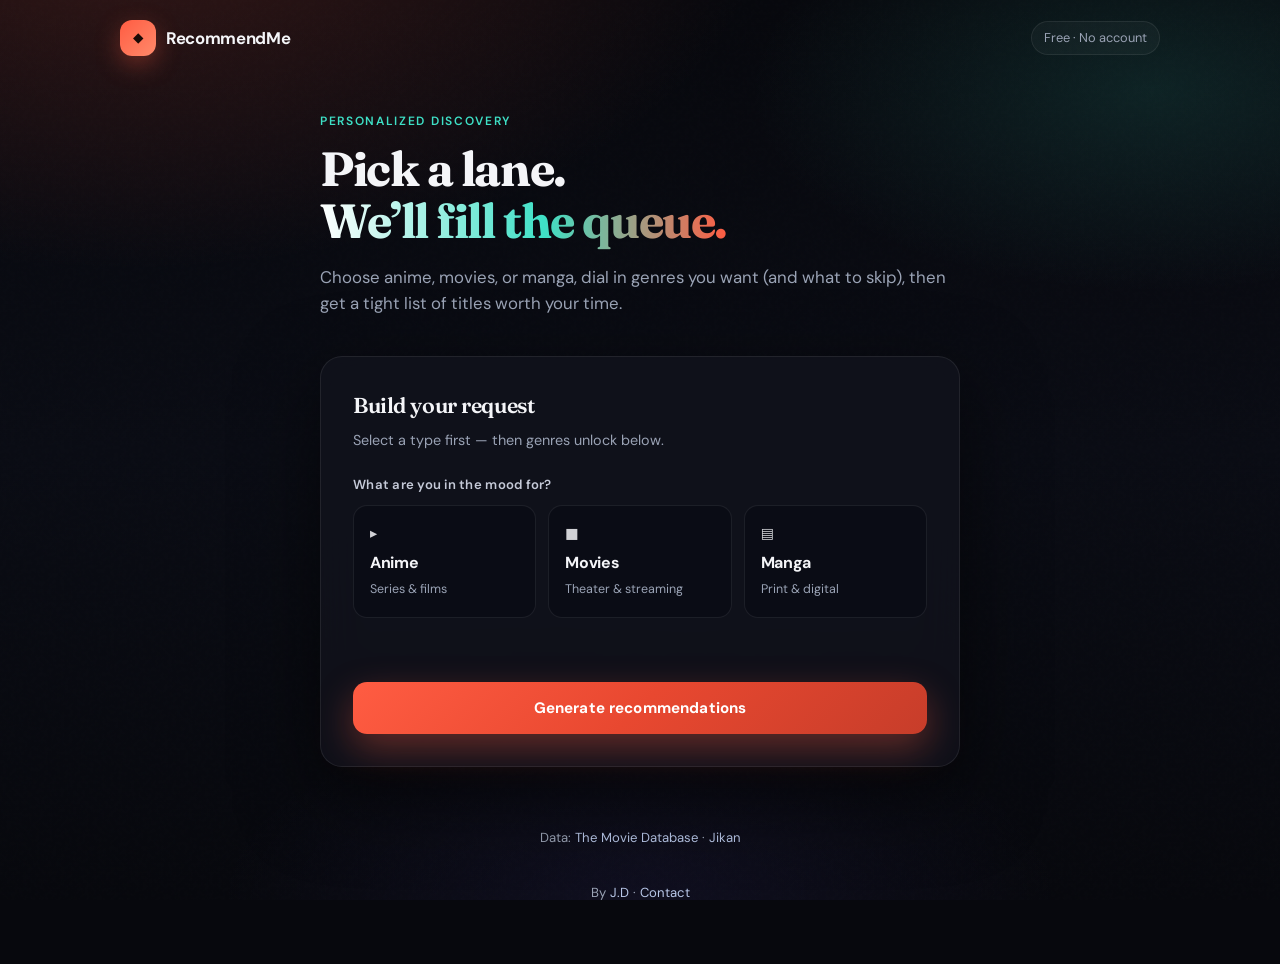
<file: index.html>
<!DOCTYPE html>
<html lang="en">
  <head>
    <meta charset="UTF-8" />
    <meta name="viewport" content="width=device-width, initial-scale=1.0" />
    <meta
      name="description"
      content="Discover anime, movies, and manga tailored to your taste — smart genre filters powered by Jikan and The Movie Database."
    />
    <title>RecommendMe — Your next watch, read, or binge</title>
    <link rel="icon" type="image/svg+xml" href="favicon.svg" />
    <link rel="stylesheet" href="style.css" />
  </head>
  <body>
    <div
      id="loadingOverlay"
      class="loading-overlay"
      aria-hidden="true"
      role="status"
    >
      <div class="loading-panel">
        <div class="loading-visual" aria-hidden="true">
          <span class="loading-ring"></span>
          <span class="loading-ring loading-ring--delayed"></span>
          <span class="loading-core"></span>
        </div>
        <p class="loading-title" id="loadingTitle">Finding recommendations</p>
        <p class="loading-sub" id="loadingMessage">
          Querying catalogs and matching genres…
        </p>
        <div class="loading-bar" aria-hidden="true">
          <span class="loading-bar-fill"></span>
        </div>
      </div>
    </div>

    <a class="skip-link" href="#main">Skip to form</a>

    <div class="bg-mesh" aria-hidden="true"></div>
    <div class="bg-grain" aria-hidden="true"></div>

    <header class="site-header">
      <div class="site-header__inner">
        <a class="brand" href="#" aria-label="RecommendMe home">
          <span class="brand__mark">◆</span>
          <span class="brand__text">RecommendMe</span>
        </a>
        <span class="site-header__tag">Free · No account</span>
      </div>
    </header>

    <main id="main" class="main">
      <section class="hero">
        <p class="hero__eyebrow">Personalized discovery</p>
        <h1 class="hero__title">
          Pick a lane.<br />
          <span class="hero__title-accent">We’ll fill the queue.</span>
        </h1>
        <p class="hero__lead">
          Choose anime, movies, or manga, dial in genres you want (and what to
          skip), then get a tight list of titles worth your time.
        </p>
      </section>

      <section class="panel" aria-labelledby="builder-heading">
        <div class="panel__head">
          <h2 id="builder-heading" class="panel__title">Build your request</h2>
          <p class="panel__hint">
            Select a type first — then genres unlock below.
          </p>
        </div>

        <div class="field">
          <span class="field__label" id="type-label">What are you in the mood for?</span>
          <div
            class="type-grid"
            role="group"
            aria-labelledby="type-label"
          >
            <button
              type="button"
              class="type-card"
              data-type-value="anime"
              aria-pressed="false"
            >
              <span class="type-card__icon" aria-hidden="true">▸</span>
              <span class="type-card__name">Anime</span>
              <span class="type-card__desc">Series &amp; films</span>
            </button>
            <button
              type="button"
              class="type-card"
              data-type-value="movie"
              aria-pressed="false"
            >
              <span class="type-card__icon" aria-hidden="true">■</span>
              <span class="type-card__name">Movies</span>
              <span class="type-card__desc">Theater &amp; streaming</span>
            </button>
            <button
              type="button"
              class="type-card"
              data-type-value="manga"
              aria-pressed="false"
            >
              <span class="type-card__icon" aria-hidden="true">▤</span>
              <span class="type-card__name">Manga</span>
              <span class="type-card__desc">Print &amp; digital</span>
            </button>
          </div>
          <label class="visually-hidden" for="entertainment-type"
            >Type of entertainment</label
          >
          <select
            id="entertainment-type"
            class="visually-hidden"
            onchange="updateSelections()"
          >
            <option value="" selected disabled>Select type</option>
            <option value="anime">Anime</option>
            <option value="movie">Movie</option>
            <option value="manga">Manga</option>
          </select>
        </div>

        <div class="dropdown-container">
          <div id="genre-section" class="dropdown field hidden">
            <label class="field__label" for="genre-dropdown">Genres to include</label>
            <div
              id="genre-dropdown"
              class="dropdown-toggle"
              role="button"
              tabindex="0"
              aria-expanded="false"
              aria-haspopup="listbox"
            >
              Select genres
            </div>
            <div class="dropdown-content" id="genres-container"></div>
          </div>

          <div id="exclude-genre-section" class="dropdown field hidden">
            <label class="field__label" for="exclude-genre-dropdown"
              >Genres to avoid</label
            >
            <div
              id="exclude-genre-dropdown"
              class="dropdown-toggle disabled"
              role="button"
              tabindex="0"
              aria-expanded="false"
            >
              Exclude genres
            </div>
            <div class="dropdown-content" id="exclude-genres-container"></div>
          </div>
        </div>

        <div class="grid-controls">
          <div class="form-group hidden field" id="year-range-section">
            <label class="field__label" for="year-range">Year range</label>
            <select id="year-range">
              <option value="">Any year</option>
              <option value="2000-2005">2000 – 2005</option>
              <option value="2006-2010">2006 – 2010</option>
              <option value="2011-2015">2011 – 2015</option>
              <option value="2016-2020">2016 – 2020</option>
              <option value="2021-2025">2021 – 2025</option>
            </select>
          </div>

          <div class="form-group hidden field" id="recommendation-count-section">
            <label class="field__label" for="recommendation-count"
              >How many picks?</label
            >
            <input
              class="form-control"
              name="quantity"
              id="recommendation-count"
              type="number"
              min="4"
              max="8"
              value="4"
              inputmode="numeric"
            />
            <span class="helper-text">Between 4 and 8 results.</span>
          </div>
        </div>

        <div class="button-container">
          <button
            type="button"
            id="generate-btn"
            class="btn btn--primary btn--full"
            onclick="generateRecommendation()"
            hidden
          >
            Generate recommendations
          </button>
        </div>
      </section>

      <footer class="site-footer">
        <p>
          Data:
          <a
            href="https://www.themoviedb.org/"
            target="_blank"
            rel="noopener noreferrer"
            >The Movie Database</a
          >
          ·
          <a
            href="https://jikan.moe/"
            target="_blank"
            rel="noopener noreferrer"
            >Jikan</a
          >
        </p>
        <p>
          By
          <a
            href="https://github.com/Arnav-Pratap"
            target="_blank"
            rel="noopener noreferrer"
            >J.D</a
          >
          ·
          <a href="mailto:jamesdionisio288@gmail.com">Contact</a>
        </p>
      </footer>
    </main>

    <script src="script.js"></script>
  </body>
</html>
</file>
<file: style.css>
@import url("https://fonts.googleapis.com/css2?family=DM+Sans:ital,opsz,wght@0,9..40,400;0,9..40,500;0,9..40,600;0,9..40,700;1,9..40,400&family=Fraunces:ital,opsz,wght@0,9..144,600;0,9..144,700;1,9..144,600&display=swap");

*,
*::before,
*::after {
  box-sizing: border-box;
}

:root {
  --bg-deep: #07080d;
  --bg-elevated: rgba(18, 20, 30, 0.72);
  --bg-input: rgba(10, 12, 22, 0.92);
  --stroke: rgba(255, 255, 255, 0.08);
  --stroke-strong: rgba(255, 255, 255, 0.14);
  --text: #f4f5f8;
  --muted: #9aa3b5;
  --accent: #ff5c42;
  --accent-soft: rgba(255, 92, 66, 0.18);
  --accent-2: #3ee0c6;
  --accent-2-soft: rgba(62, 224, 198, 0.14);
  --shadow-lg: 0 28px 80px rgba(0, 0, 0, 0.55);
  --radius-lg: 22px;
  --radius-md: 14px;
  --radius-sm: 10px;
  --font-sans: "DM Sans", system-ui, sans-serif;
  --font-display: "Fraunces", Georgia, serif;
}

html {
  scroll-behavior: smooth;
}

@media (prefers-reduced-motion: reduce) {
  html {
    scroll-behavior: auto;
  }
  *,
  *::before,
  *::after {
    animation-duration: 0.01ms !important;
    animation-iteration-count: 1 !important;
    transition-duration: 0.01ms !important;
  }
}

body {
  margin: 0;
  min-height: 100vh;
  font-family: var(--font-sans);
  font-size: 1rem;
  line-height: 1.55;
  color: var(--text);
  background-color: var(--bg-deep);
  position: relative;
  overflow-x: hidden;
}

.bg-mesh {
  position: fixed;
  inset: 0;
  z-index: -2;
  background:
    radial-gradient(ellipse 100% 80% at 10% -10%, rgba(255, 92, 66, 0.19), transparent 50%),
    radial-gradient(ellipse 70% 50% at 90% 10%, rgba(62, 224, 198, 0.12), transparent 45%),
    radial-gradient(ellipse 60% 40% at 50% 100%, rgba(120, 100, 255, 0.08), transparent 55%),
    linear-gradient(180deg, #07080d 0%, #0a0c14 50%, #07080d 100%);
}

.bg-grain {
  position: fixed;
  inset: 0;
  z-index: -1;
  opacity: 0.35;
  pointer-events: none;
  background-image: url("data:image/svg+xml,%3Csvg viewBox='0 0 256 256' xmlns='http://www.w3.org/2000/svg'%3E%3Cfilter id='n'%3E%3CfeTurbulence type='fractalNoise' baseFrequency='0.85' numOctaves='4' stitchTiles='stitch'/%3E%3C/filter%3E%3Crect width='100%25' height='100%25' filter='url(%23n)' opacity='0.04'/%3E%3C/svg%3E");
}

.skip-link {
  position: absolute;
  left: -9999px;
  top: auto;
  width: 1px;
  height: 1px;
  overflow: hidden;
}

.skip-link:focus {
  left: 16px;
  top: 16px;
  width: auto;
  height: auto;
  padding: 10px 14px;
  background: var(--text);
  color: var(--bg-deep);
  border-radius: 8px;
  z-index: 2000;
}

.visually-hidden {
  position: absolute;
  width: 1px;
  height: 1px;
  padding: 0;
  margin: -1px;
  overflow: hidden;
  clip: rect(0, 0, 0, 0);
  white-space: nowrap;
  border: 0;
}

/* Header */
.site-header {
  padding: 20px clamp(16px, 4vw, 40px) 0;
}

.site-header__inner {
  max-width: 1040px;
  margin: 0 auto;
  display: flex;
  align-items: center;
  justify-content: space-between;
  gap: 16px;
}

.brand {
  display: inline-flex;
  align-items: center;
  gap: 10px;
  text-decoration: none;
  color: var(--text);
  font-weight: 700;
  font-size: 1.05rem;
  letter-spacing: -0.02em;
}

.brand__mark {
  display: inline-flex;
  align-items: center;
  justify-content: center;
  width: 36px;
  height: 36px;
  border-radius: 12px;
  background: linear-gradient(135deg, var(--accent) 0%, #ff8a6b 100%);
  color: #1a0a06;
  font-size: 0.85rem;
  box-shadow: 0 8px 24px rgba(255, 92, 66, 0.35);
}

.site-header__tag {
  font-size: 0.8rem;
  color: var(--muted);
  padding: 6px 12px;
  border-radius: 999px;
  border: 1px solid var(--stroke);
  background: rgba(255, 255, 255, 0.03);
}

/* Main layout */
.main {
  max-width: 720px;
  margin: 0 auto;
  padding: clamp(28px, 6vw, 56px) clamp(16px, 4vw, 40px) 48px;
  display: flex;
  flex-direction: column;
  gap: clamp(28px, 5vw, 40px);
}

/* Hero */
.hero__eyebrow {
  font-size: 0.75rem;
  font-weight: 600;
  letter-spacing: 0.14em;
  text-transform: uppercase;
  color: var(--accent-2);
  margin: 0 0 12px;
}

.hero__title {
  font-family: var(--font-display);
  font-size: clamp(2rem, 6vw, 3rem);
  font-weight: 700;
  line-height: 1.1;
  letter-spacing: -0.03em;
  margin: 0 0 16px;
}

.hero__title-accent {
  background: linear-gradient(90deg, #fff 0%, var(--accent-2) 55%, var(--accent) 100%);
  -webkit-background-clip: text;
  background-clip: text;
  -webkit-text-fill-color: transparent;
}

.hero__lead {
  margin: 0;
  color: var(--muted);
  font-size: 1.05rem;
  max-width: 38em;
}

/* Panel */
.panel {
  padding: clamp(22px, 4vw, 32px);
  border-radius: var(--radius-lg);
  border: 1px solid var(--stroke);
  background: var(--bg-elevated);
  backdrop-filter: blur(20px);
  -webkit-backdrop-filter: blur(20px);
  box-shadow: var(--shadow-lg);
}

.panel__head {
  margin-bottom: 24px;
}

.panel__title {
  font-family: var(--font-display);
  font-size: 1.35rem;
  font-weight: 600;
  margin: 0 0 6px;
  letter-spacing: -0.02em;
}

.panel__hint {
  margin: 0;
  font-size: 0.9rem;
  color: var(--muted);
}

.field {
  display: flex;
  flex-direction: column;
  gap: 10px;
}

.field__label {
  font-size: 0.82rem;
  font-weight: 600;
  color: #c5cad8;
  letter-spacing: 0.02em;
}

/* Type cards */
.type-grid {
  display: grid;
  grid-template-columns: repeat(3, 1fr);
  gap: 12px;
}

@media (max-width: 600px) {
  .type-grid {
    grid-template-columns: 1fr;
  }
}

.type-card {
  display: flex;
  flex-direction: column;
  align-items: flex-start;
  gap: 4px;
  padding: 16px 16px 18px;
  border-radius: var(--radius-md);
  border: 1px solid var(--stroke);
  background: var(--bg-input);
  color: var(--text);
  cursor: pointer;
  text-align: left;
  font: inherit;
  transition:
    border-color 0.2s ease,
    background 0.2s ease,
    transform 0.2s ease,
    box-shadow 0.2s ease;
}

.type-card:hover {
  border-color: var(--stroke-strong);
  transform: translateY(-2px);
}

.type-card:focus-visible {
  outline: 2px solid var(--accent);
  outline-offset: 3px;
}

.type-card--active {
  border-color: rgba(255, 92, 66, 0.45);
  background: linear-gradient(145deg, var(--accent-soft) 0%, var(--bg-input) 65%);
  box-shadow: 0 12px 40px rgba(255, 92, 66, 0.12);
}

.type-card__icon {
  font-size: 0.9rem;
  opacity: 0.85;
  margin-bottom: 2px;
}

.type-card__name {
  font-weight: 700;
  font-size: 1rem;
  letter-spacing: -0.02em;
}

.type-card__desc {
  font-size: 0.78rem;
  color: var(--muted);
}

/* Form controls */
select,
input.form-control,
.dropdown-toggle {
  width: 100%;
  min-height: 52px;
  border-radius: var(--radius-md);
  border: 1px solid var(--stroke);
  background: var(--bg-input);
  color: var(--text);
  padding: 12px 14px;
  font-size: 0.95rem;
  font-family: inherit;
  transition:
    border-color 0.2s ease,
    box-shadow 0.2s ease;
}

select:hover,
input:hover,
.dropdown-toggle:hover {
  border-color: rgba(255, 255, 255, 0.18);
}

select:focus,
input:focus,
.dropdown-toggle:focus {
  outline: none;
  border-color: var(--accent);
  box-shadow: 0 0 0 3px var(--accent-soft);
}

.dropdown-toggle {
  display: flex;
  flex-wrap: wrap;
  align-items: center;
  gap: 8px;
  cursor: pointer;
  min-height: 52px;
}

.dropdown-container {
  display: grid;
  gap: 18px;
  margin-top: 20px;
}

.grid-controls {
  display: grid;
  grid-template-columns: repeat(2, minmax(0, 1fr));
  gap: 16px;
  margin-top: 20px;
}

@media (max-width: 560px) {
  .grid-controls {
    grid-template-columns: 1fr;
  }
}

.form-group {
  display: flex;
  flex-direction: column;
  gap: 8px;
}

.helper-text {
  color: var(--muted);
  font-size: 0.8rem;
}

.dropdown-content {
  margin-top: 8px;
  border-radius: var(--radius-sm);
  border: 1px solid var(--stroke);
  background: rgba(6, 8, 16, 0.98);
  padding: 10px 10px 10px 8px;
  max-height: 240px;
  overflow-y: auto;
  display: none;
}

.dropdown-content.show {
  display: grid;
  gap: 4px;
}

.dropdown-content label {
  display: flex;
  align-items: center;
  gap: 10px;
  padding: 10px 10px;
  border-radius: 8px;
  transition: background-color 0.15s ease;
  color: #dde1ec;
  font-size: 0.9rem;
  cursor: pointer;
}

.dropdown-content label:hover {
  background: rgba(255, 255, 255, 0.06);
}

.dropdown-content input[type="checkbox"] {
  min-height: auto;
  width: 18px;
  height: 18px;
  accent-color: var(--accent);
}

/* Buttons */
.btn {
  display: inline-flex;
  align-items: center;
  justify-content: center;
  gap: 8px;
  min-height: 52px;
  padding: 0 24px;
  border-radius: var(--radius-md);
  border: none;
  font-family: inherit;
  font-weight: 700;
  font-size: 0.95rem;
  letter-spacing: 0.01em;
  cursor: pointer;
  transition:
    transform 0.2s ease,
    box-shadow 0.2s ease,
    filter 0.2s ease;
}

.btn--primary {
  background: linear-gradient(135deg, var(--accent) 0%, #e84830 50%, #c73d2a 100%);
  color: #fff;
  box-shadow: 0 14px 36px rgba(255, 92, 66, 0.35);
}

.btn--primary:hover {
  transform: translateY(-2px);
  filter: brightness(1.05);
  box-shadow: 0 18px 44px rgba(255, 92, 66, 0.42);
}

.btn--primary:active {
  transform: translateY(0);
}

.btn--full {
  width: 100%;
}

.button-container {
  margin-top: 24px;
}

/* Chips in dropdown toggles */
.selected-item {
  display: inline-flex;
  align-items: center;
  gap: 6px;
  border-radius: 999px;
  background: var(--accent-soft);
  border: 1px solid rgba(255, 92, 66, 0.35);
  color: #ffe8e3;
  padding: 5px 10px;
  font-size: 0.78rem;
  margin: 2px;
}

.remove-btn {
  display: inline-flex;
  align-items: center;
  justify-content: center;
  width: 18px;
  height: 18px;
  border-radius: 50%;
  font-size: 0.7rem;
  line-height: 1;
  background: rgba(0, 0, 0, 0.35);
  cursor: pointer;
}

.hidden {
  display: none !important;
}

.disabled {
  opacity: 0.45;
  pointer-events: none;
}

/* Footer */
.site-footer {
  text-align: center;
  font-size: 0.82rem;
  color: var(--muted);
  display: grid;
  gap: 8px;
  padding-top: 8px;
}

.site-footer a {
  color: #b8c7e8;
  text-decoration: none;
}

.site-footer a:hover {
  color: var(--accent-2);
  text-decoration: underline;
}

/* Loading overlay */
.loading-overlay {
  position: fixed;
  inset: 0;
  display: none;
  align-items: center;
  justify-content: center;
  padding: 24px;
  background: rgba(4, 5, 10, 0.72);
  backdrop-filter: blur(12px);
  -webkit-backdrop-filter: blur(12px);
  z-index: 1000;
}

.loading-overlay.is-visible {
  display: flex;
}

.loading-panel {
  width: min(400px, 100%);
  padding: 32px 28px;
  border-radius: var(--radius-lg);
  border: 1px solid var(--stroke);
  background: rgba(14, 16, 26, 0.95);
  box-shadow: var(--shadow-lg);
  text-align: center;
}

.loading-visual {
  position: relative;
  width: 88px;
  height: 88px;
  margin: 0 auto 20px;
}

.loading-ring {
  position: absolute;
  inset: 0;
  border-radius: 50%;
  border: 3px solid rgba(255, 255, 255, 0.08);
  border-top-color: var(--accent);
  animation: spin 1s linear infinite;
}

.loading-ring--delayed {
  inset: 10px;
  border-top-color: var(--accent-2);
  animation-duration: 1.35s;
  animation-direction: reverse;
}

.loading-core {
  position: absolute;
  inset: 28px;
  border-radius: 50%;
  background: radial-gradient(circle at 30% 30%, var(--accent-soft), transparent),
    rgba(255, 255, 255, 0.04);
}

.loading-title {
  font-family: var(--font-display);
  font-size: 1.35rem;
  font-weight: 600;
  margin: 0 0 8px;
  letter-spacing: -0.02em;
}

.loading-sub {
  margin: 0 0 20px;
  font-size: 0.9rem;
  color: var(--muted);
  line-height: 1.5;
}

.loading-bar {
  height: 4px;
  border-radius: 999px;
  background: rgba(255, 255, 255, 0.06);
  overflow: hidden;
}

.loading-bar-fill {
  display: block;
  height: 100%;
  width: 35%;
  border-radius: inherit;
  background: linear-gradient(90deg, var(--accent), var(--accent-2));
  animation: load-slide 1.1s ease-in-out infinite;
}

@keyframes spin {
  to {
    transform: rotate(360deg);
  }
}

@keyframes load-slide {
  0% {
    transform: translateX(-100%);
  }
  100% {
    transform: translateX(280%);
  }
}

/* Results modal */
.results-modal {
  position: fixed;
  inset: 0;
  z-index: 1100;
  display: flex;
  align-items: flex-end;
  justify-content: center;
  padding: 0;
}

@media (min-width: 720px) {
  .results-modal {
    align-items: center;
    padding: 24px;
  }
}

.results-modal__backdrop {
  position: absolute;
  inset: 0;
  background: rgba(3, 4, 8, 0.72);
  backdrop-filter: blur(8px);
  -webkit-backdrop-filter: blur(8px);
}

.results-modal__sheet {
  position: relative;
  width: 100%;
  max-width: 960px;
  max-height: min(92vh, 900px);
  border-radius: var(--radius-lg) var(--radius-lg) 0 0;
  border: 1px solid var(--stroke);
  background: rgba(12, 14, 22, 0.97);
  box-shadow: 0 -20px 80px rgba(0, 0, 0, 0.5);
  display: flex;
  flex-direction: column;
  overflow: hidden;
  animation: sheet-up 0.35s ease-out;
}

@media (min-width: 720px) {
  .results-modal__sheet {
    border-radius: var(--radius-lg);
  }
}

@keyframes sheet-up {
  from {
    opacity: 0;
    transform: translateY(16px);
  }
  to {
    opacity: 1;
    transform: translateY(0);
  }
}

.results-modal__head {
  display: flex;
  align-items: flex-start;
  justify-content: space-between;
  gap: 16px;
  padding: 20px 22px 16px;
  border-bottom: 1px solid var(--stroke);
  flex-shrink: 0;
}

.results-modal__titles {
  min-width: 0;
}

.results-modal__eyebrow {
  font-size: 0.72rem;
  font-weight: 600;
  letter-spacing: 0.12em;
  text-transform: uppercase;
  color: var(--accent-2);
  margin: 0 0 4px;
}

.results-modal__title {
  font-family: var(--font-display);
  font-size: 1.35rem;
  font-weight: 600;
  margin: 0;
  letter-spacing: -0.02em;
}

.results-modal__meta {
  margin: 6px 0 0;
  font-size: 0.85rem;
  color: var(--muted);
}

.results-modal__close {
  flex-shrink: 0;
  width: 44px;
  height: 44px;
  display: inline-flex;
  align-items: center;
  justify-content: center;
  border-radius: 12px;
  border: 1px solid var(--stroke);
  background: rgba(255, 255, 255, 0.04);
  color: var(--text);
  font-size: 1.35rem;
  line-height: 1;
  cursor: pointer;
  transition: background 0.15s ease, border-color 0.15s ease;
}

.results-modal__close:hover {
  background: rgba(255, 255, 255, 0.08);
  border-color: var(--stroke-strong);
}

.results-modal__body {
  padding: 18px 18px 22px;
  overflow-y: auto;
  flex: 1;
}

.results-grid {
  display: grid;
  grid-template-columns: repeat(auto-fill, minmax(160px, 1fr));
  gap: 16px;
}

@media (min-width: 520px) {
  .results-grid {
    grid-template-columns: repeat(auto-fill, minmax(180px, 1fr));
  }
}

.result-card {
  display: flex;
  flex-direction: column;
  border-radius: var(--radius-md);
  border: 1px solid var(--stroke);
  background: rgba(255, 255, 255, 0.02);
  overflow: hidden;
  transition:
    border-color 0.2s ease,
    transform 0.2s ease;
}

.result-card:hover {
  border-color: rgba(255, 92, 66, 0.28);
  transform: translateY(-3px);
}

.result-card__media {
  position: relative;
  aspect-ratio: 2 / 3;
  background: linear-gradient(145deg, #1a1d2a 0%, #0e1018 100%);
}

.result-card__media img {
  width: 100%;
  height: 100%;
  object-fit: cover;
  display: block;
}

.result-card__media--empty::after {
  content: "No poster";
  position: absolute;
  inset: 0;
  display: flex;
  align-items: center;
  justify-content: center;
  font-size: 0.75rem;
  color: var(--muted);
}

.result-card__badge {
  position: absolute;
  top: 10px;
  right: 10px;
  padding: 4px 8px;
  border-radius: 8px;
  font-size: 0.72rem;
  font-weight: 700;
  background: rgba(0, 0, 0, 0.65);
  color: #fff;
  backdrop-filter: blur(6px);
}

.result-card__body {
  padding: 12px 12px 14px;
  display: flex;
  flex-direction: column;
  gap: 10px;
  flex: 1;
}

.result-card__title {
  font-size: 0.92rem;
  font-weight: 600;
  line-height: 1.35;
  margin: 0;
  letter-spacing: -0.02em;
  display: -webkit-box;
  -webkit-line-clamp: 2;
  -webkit-box-orient: vertical;
  overflow: hidden;
}

.result-card__link {
  margin-top: auto;
  display: inline-flex;
  align-items: center;
  gap: 6px;
  font-size: 0.82rem;
  font-weight: 600;
  color: var(--accent-2);
  text-decoration: none;
}

.result-card__link:hover {
  text-decoration: underline;
}

.results-modal__footer {
  padding: 16px 18px 22px;
  border-top: 1px solid var(--stroke);
  flex-shrink: 0;
}

.results-modal__footer .btn {
  width: 100%;
}

.results-empty {
  padding: 32px 16px;
  text-align: center;
  color: #ffb4b4;
  font-size: 0.95rem;
  margin: 0;
}
</file>
